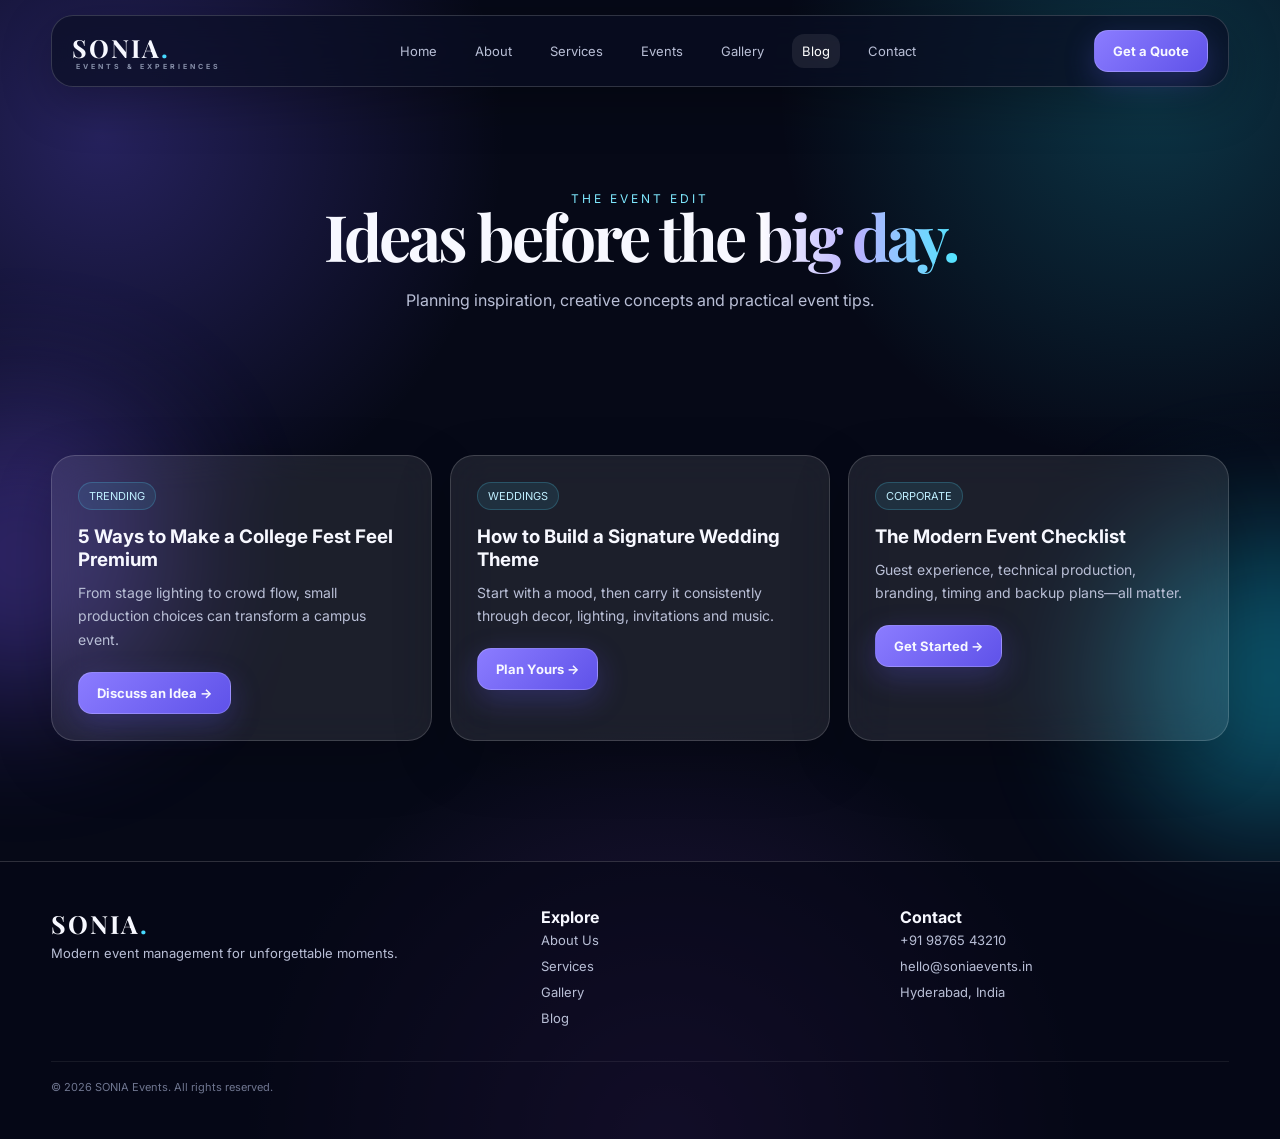
<file: blog.html>
<!DOCTYPE html>
<html lang="en"><head><meta charset="UTF-8"><meta name="viewport" content="width=device-width,initial-scale=1.0">
<title>SONIA Events | Blog</title><link rel="stylesheet" href="style.css"><style>.menu-toggle{display:none;background:none;border:0;color:white;font-size:22px}@media(max-width:800px){.menu-toggle{display:block}.links.open{display:flex;position:absolute;top:68px;left:0;right:0;flex-direction:column;background:#0a0e22eF;border:1px solid #ffffff18;border-radius:18px;padding:14px;backdrop-filter:blur(20px)}}nav{position:sticky}</style></head>
<body>
<nav><a class="logo" href="index.html">SONIA<span>.</span><small>EVENTS & EXPERIENCES</small></a><button class="menu-toggle" aria-label="Open menu">☰</button><div class="links"><a href="index.html" class="">Home</a><a href="about.html" class="">About</a><a href="services.html" class="">Services</a><a href="events.html" class="">Events</a><a href="gallery.html" class="">Gallery</a><a href="blog.html" class="active">Blog</a><a href="contact.html" class="">Contact</a></div><a class="btn" href="contact.html">Get a Quote</a></nav>
<main>
<div class="pagehead container"><span class="eyebrow">The Event Edit</span><h1>Ideas before the <span class="gradient">big day.</span></h1><p>Planning inspiration, creative concepts and practical event tips.</p></div>
<section><div class="container grid">
<div class="glass card"><span class="tag">TRENDING</span><h3 style="margin-top:15px">5 Ways to Make a College Fest Feel Premium</h3><p>From stage lighting to crowd flow, small production choices can transform a campus event.</p><br><a class="btn" href="contact.html">Discuss an Idea →</a></div>
<div class="glass card"><span class="tag">WEDDINGS</span><h3 style="margin-top:15px">How to Build a Signature Wedding Theme</h3><p>Start with a mood, then carry it consistently through decor, lighting, invitations and music.</p><br><a class="btn" href="contact.html">Plan Yours →</a></div>
<div class="glass card"><span class="tag">CORPORATE</span><h3 style="margin-top:15px">The Modern Event Checklist</h3><p>Guest experience, technical production, branding, timing and backup plans—all matter.</p><br><a class="btn" href="contact.html">Get Started →</a></div>
</div></section>
</main>
<footer><div class="container foot"><div><div class="logo">SONIA<span>.</span></div><p>Modern event management for unforgettable moments.</p></div><div><b>Explore</b><p><a href="about.html">About Us</a><br><a href="services.html">Services</a><br><a href="gallery.html">Gallery</a><br><a href="blog.html">Blog</a></p></div><div><b>Contact</b><p>+91 98765 43210<br>hello@soniaevents.in<br>Hyderabad, India</p></div></div><div class="container" style="border-top:1px solid #ffffff12;margin-top:30px;padding-top:18px;color:#6f7690;font-size:11px">© <span class="year"></span> SONIA Events. All rights reserved.</div></footer>
<script src="script.js"></script></body></html>
</file>
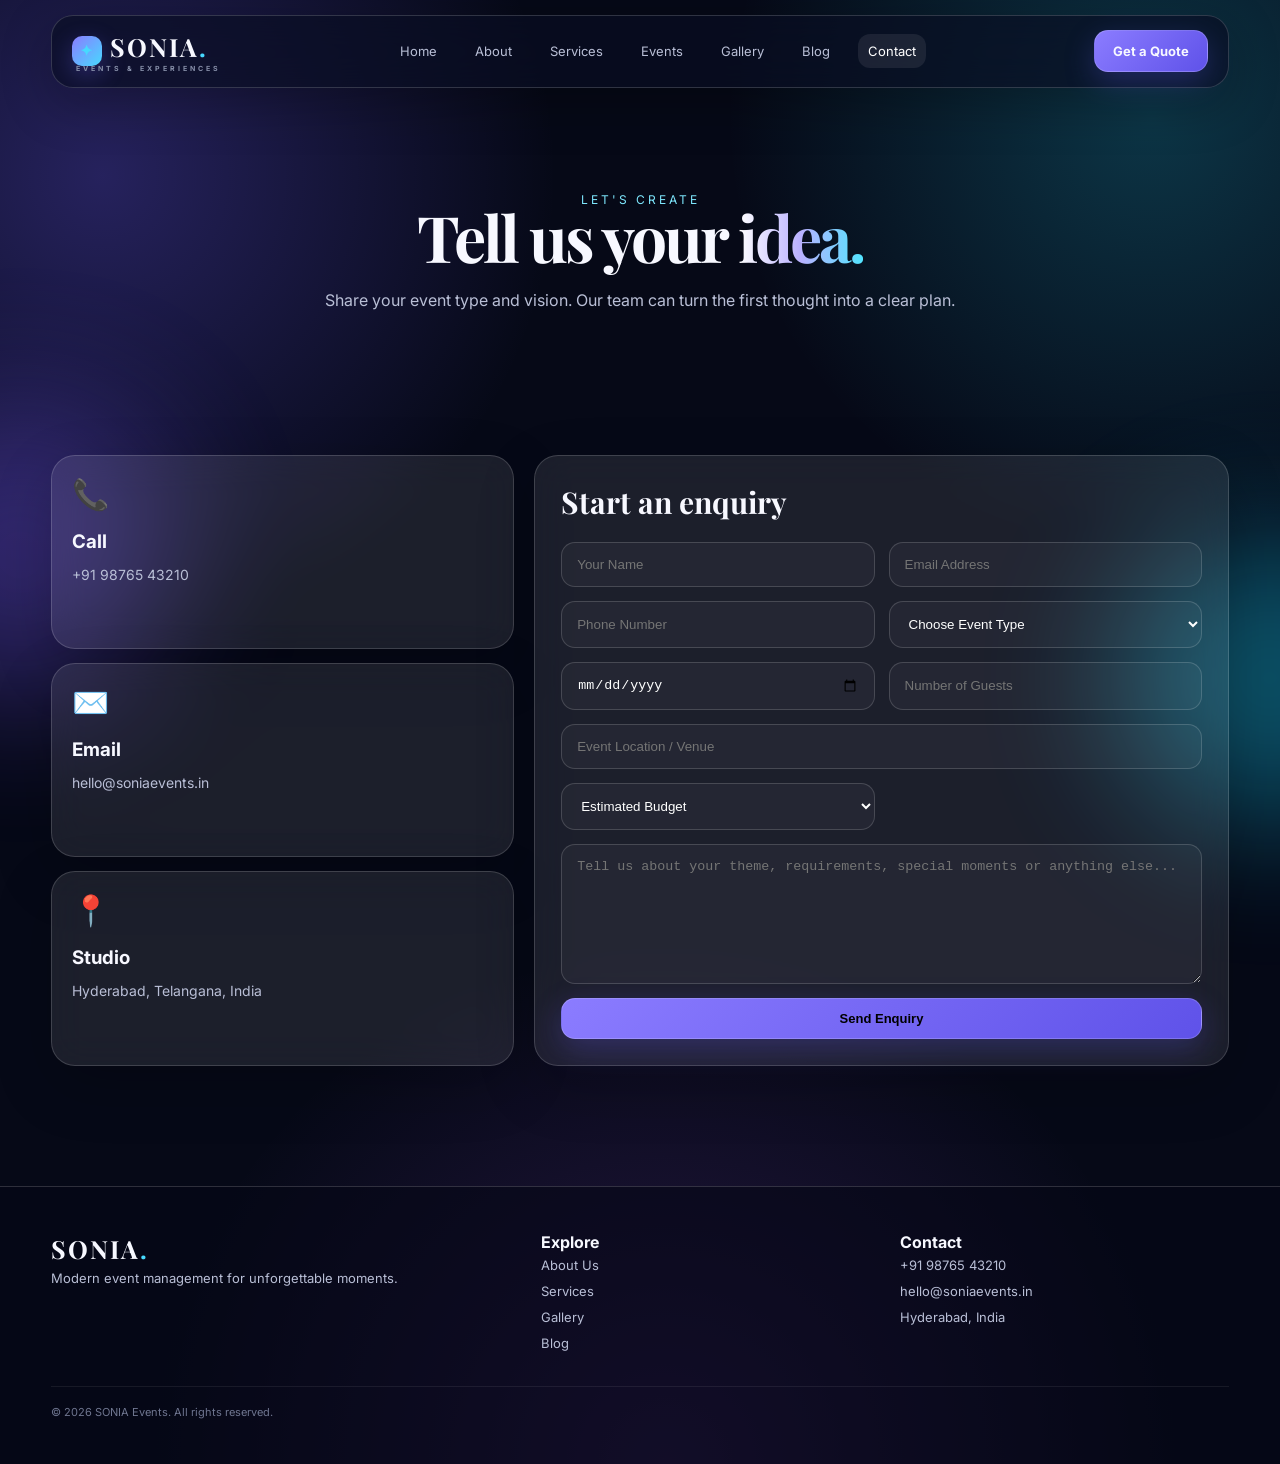
<file: contact.html>
<!DOCTYPE html>
<html lang="en"><head><meta charset="UTF-8"><meta name="viewport" content="width=device-width,initial-scale=1.0">
<title>SONIA Events | Contact</title><link rel="stylesheet" href="style.css"><style>.menu-toggle{display:none;background:none;border:0;color:white;font-size:22px}@media(max-width:800px){.menu-toggle{display:block}.links.open{display:flex;position:absolute;top:68px;left:0;right:0;flex-direction:column;background:#0a0e22eF;border:1px solid #ffffff18;border-radius:18px;padding:14px;backdrop-filter:blur(20px)}}nav{position:sticky}</style></head>
<body>
<nav><a class="logo" href="index.html"><span class="brandmark">✦</span>SONIA<span>.</span><small>EVENTS & EXPERIENCES</small></a><button class="menu-toggle" aria-label="Open menu">☰</button><div class="links"><a href="index.html" class="">Home</a><a href="about.html" class="">About</a><a href="services.html" class="">Services</a><a href="events.html" class="">Events</a><a href="gallery.html" class="">Gallery</a><a href="blog.html" class="">Blog</a><a href="contact.html" class="active">Contact</a></div><a class="btn" href="contact.html">Get a Quote</a></nav>
<main>
<div class="pagehead container"><span class="eyebrow">Let's Create</span><h1>Tell us your <span class="gradient">idea.</span></h1><p>Share your event type and vision. Our team can turn the first thought into a clear plan.</p></div>
<section><div class="container contact">
<div class="info">
<div class="glass card"><div class="icon">📞</div><h3>Call</h3><p>+91 98765 43210</p></div>
<div class="glass card"><div class="icon">✉️</div><h3>Email</h3><p>hello@soniaevents.in</p></div>
<div class="glass card"><div class="icon">📍</div><h3>Studio</h3><p>Hyderabad, Telangana, India</p></div>
</div>
<div class="glass card"><h2 style="font-family:'Playfair Display';font-size:30px;margin-bottom:20px">Start an enquiry</h2>
<form class="form contact-form-grid"><input required placeholder="Your Name"><input required type="email" placeholder="Email Address"><input placeholder="Phone Number"><select><option>Choose Event Type</option><option>Wedding</option><option>Corporate Event</option><option>College Event</option><option>Birthday</option><option>Social Gathering</option><option>Destination Event</option></select><input type="date" aria-label="Event Date"><input type="number" min="1" placeholder="Number of Guests"><input class="full" placeholder="Event Location / Venue"><select><option>Estimated Budget</option><option>Under ₹50,000</option><option>₹50,000 – ₹1 Lakh</option><option>₹1 – ₹3 Lakhs</option><option>₹3 Lakhs+</option></select><textarea class="full" placeholder="Tell us about your theme, requirements, special moments or anything else..."></textarea><button class="btn full" type="submit">Send Enquiry</button></form></div>
</div></section>
</main>
<footer><div class="container foot"><div><div class="logo">SONIA<span>.</span></div><p>Modern event management for unforgettable moments.</p></div><div><b>Explore</b><p><a href="about.html">About Us</a><br><a href="services.html">Services</a><br><a href="gallery.html">Gallery</a><br><a href="blog.html">Blog</a></p></div><div><b>Contact</b><p>+91 98765 43210<br>hello@soniaevents.in<br>Hyderabad, India</p></div></div><div class="container" style="border-top:1px solid #ffffff12;margin-top:30px;padding-top:18px;color:#6f7690;font-size:11px">© <span class="year"></span> SONIA Events. All rights reserved.</div></footer>
<script src="script.js"></script></body></html>
</file>
<file: style.css>
@import url('https://fonts.googleapis.com/css2?family=Inter:wght@400;500;600;700;800&family=Playfair+Display:wght@600;700&display=swap');

:root{
  --bg:#070b1a; --glass:rgba(255,255,255,.09); --border:rgba(255,255,255,.16);
  --text:#f7f8ff; --muted:#b9bfd6; --accent:#8b7cff; --cyan:#47d9ff;
}
*{box-sizing:border-box;margin:0;padding:0}
html{scroll-behavior:smooth}
body{
  font-family:Inter,sans-serif;color:var(--text);background:
  radial-gradient(circle at 15% 10%,#392b7c 0,transparent 28%),
  radial-gradient(circle at 85% 15%,#075b78 0,transparent 24%),
  radial-gradient(circle at 50% 90%,#3d185e 0,transparent 30%),var(--bg);
  min-height:100vh;overflow-x:hidden
}
body:before,body:after{content:"";position:fixed;width:300px;height:300px;border-radius:50%;filter:blur(70px);opacity:.35;z-index:-1}
body:before{background:#7c5cff;left:-130px;top:45%}
body:after{background:#18d9ff;right:-140px;bottom:8%}
a{text-decoration:none;color:inherit}
.container{width:min(1180px,92%);margin:auto}
nav{position:sticky;top:15px;z-index:20;margin:15px auto 0;width:min(1180px,92%);padding:14px 20px;border:1px solid var(--border);background:rgba(10,14,34,.68);backdrop-filter:blur(18px);border-radius:22px;display:flex;align-items:center;justify-content:space-between;box-shadow:0 15px 50px #0004}
.logo{font-family:"Playfair Display";font-size:25px;font-weight:700;letter-spacing:2px}.logo span{color:var(--cyan)}
.links{display:flex;gap:18px;align-items:center}.links a{font-size:13px;color:var(--muted);padding:9px 10px;border-radius:12px}.links a:hover,.links a.active{color:white;background:#ffffff14}
.btn{display:inline-block;padding:12px 18px;border-radius:14px;background:linear-gradient(135deg,var(--accent),#5f52e9);border:1px solid #ffffff2c;box-shadow:0 10px 30px #695cff40;font-weight:700;font-size:13px}.btn:hover{transform:translateY(-2px)}
.hero{min-height:76vh;display:grid;place-items:center;text-align:center;padding:75px 0 50px}
.badge{display:inline-block;padding:8px 14px;border:1px solid var(--border);background:#ffffff0c;border-radius:999px;color:#d8d4ff;font-size:12px;margin-bottom:22px}
h1{font-family:"Playfair Display";font-size:clamp(52px,9vw,104px);line-height:.92;letter-spacing:-3px}
.gradient{background:linear-gradient(90deg,#fff,#b9b1ff,#52e4ff);-webkit-background-clip:text;color:transparent}
.hero p{max-width:680px;margin:24px auto;color:var(--muted);font-size:17px;line-height:1.8}
.actions{display:flex;gap:12px;justify-content:center;flex-wrap:wrap}
.glass{background:var(--glass);border:1px solid var(--border);backdrop-filter:blur(18px);border-radius:24px;box-shadow:0 20px 60px #0003}
.stats{display:grid;grid-template-columns:repeat(4,1fr);gap:14px;margin:10px 0 75px}.stat{padding:25px;text-align:center}.stat b{display:block;font-size:30px}.stat span{color:var(--muted);font-size:12px}
section{padding:70px 0}.section-head{text-align:center;margin-bottom:35px}.eyebrow{color:#7fe9ff;font-size:12px;text-transform:uppercase;letter-spacing:3px}.section-head h2{font-family:"Playfair Display";font-size:44px;margin:10px 0}.section-head p{color:var(--muted)}
.grid{display:grid;grid-template-columns:repeat(3,1fr);gap:18px}.card{padding:26px;transition:.25s}.card:hover{transform:translateY(-6px);border-color:#ffffff35}.icon{font-size:30px;margin-bottom:18px}.card h3{margin-bottom:10px}.card p{color:var(--muted);line-height:1.7;font-size:14px}
.gallery{display:grid;grid-template-columns:repeat(3,1fr);gap:15px}.gallery img{width:100%;height:230px;object-fit:cover;border-radius:20px;border:1px solid var(--border);transition:.3s}.gallery img:hover{transform:scale(1.025)}
.pagehead{padding:100px 0 50px;text-align:center}.pagehead h1{font-size:64px}.pagehead p{color:var(--muted);max-width:650px;margin:20px auto;line-height:1.8}
.event{display:grid;grid-template-columns:1fr 1.2fr;gap:20px;align-items:center;padding:18px;margin-bottom:18px}.event img{width:100%;height:280px;object-fit:cover;border-radius:18px}.event h3{font-family:"Playfair Display";font-size:30px;margin:10px 0}.event p{color:var(--muted);line-height:1.7}.tag{display:inline-block;color:#bfefff;background:#4ddcff18;border:1px solid #4ddcff35;padding:6px 10px;border-radius:999px;font-size:11px}
.form{display:grid;gap:14px}.form input,.form textarea,.form select{width:100%;padding:14px 15px;border:1px solid var(--border);background:#ffffff09;color:white;border-radius:14px;outline:none}.form textarea{min-height:140px;resize:vertical}.form select option{background:#11152b}
.contact{display:grid;grid-template-columns:.8fr 1.2fr;gap:20px}.info{display:grid;gap:14px}.info .card{padding:20px}
footer{margin-top:50px;padding:45px 0;border-top:1px solid var(--border);background:#05081799}.foot{display:grid;grid-template-columns:1.4fr 1fr 1fr;gap:30px}.foot p,.foot a{color:var(--muted);font-size:13px;line-height:2}
.reveal{animation:rise .7s ease both}@keyframes rise{from{opacity:0;transform:translateY(20px)}to{opacity:1;transform:none}}
@media(max-width:800px){.links{display:none}.stats,.grid,.gallery,.contact,.foot{grid-template-columns:1fr 1fr}.event{grid-template-columns:1fr}.pagehead h1{font-size:48px}}
@media(max-width:520px){.stats,.grid,.gallery,.contact,.foot{grid-template-columns:1fr}.hero{min-height:70vh}.hero p{font-size:14px}h1{font-size:58px}}


/* ---------- Professional upgrade ---------- */
body{background:
radial-gradient(circle at 8% 12%,rgba(111,91,255,.30),transparent 26%),
radial-gradient(circle at 90% 8%,rgba(34,211,238,.22),transparent 24%),
radial-gradient(circle at 52% 100%,rgba(168,85,247,.20),transparent 32%),#060917}
nav{transition:.25s}
nav.scrolled{background:rgba(5,8,23,.88);box-shadow:0 16px 55px #0007}
.logo small{display:block;font-family:Inter;font-size:7px;letter-spacing:3px;color:#8890aa;margin-top:-2px}
.hero .orb{position:absolute;width:420px;height:420px;border-radius:50%;border:1px solid #ffffff10;box-shadow:inset 0 0 100px #ffffff08;animation:float 7s ease-in-out infinite;pointer-events:none}
.hero{position:relative;overflow:hidden}
.hero>*{position:relative;z-index:1}
@keyframes float{50%{transform:translateY(-14px) rotate(5deg)}}
.kicker{font-size:12px;color:#8be9ff;letter-spacing:2.5px;text-transform:uppercase}
.trust{display:flex;justify-content:center;gap:28px;flex-wrap:wrap;color:#747c99;font-size:11px;margin-top:28px}
.trust span:before{content:"✓";color:#72e7ff;margin-right:7px}
.card .mini{font-size:11px;color:#7d86a4;text-transform:uppercase;letter-spacing:1.5px}
.card .arrow{float:right;color:#7fe9ff}
.process{display:grid;grid-template-columns:repeat(4,1fr);gap:0;position:relative}
.process:before{content:"";position:absolute;left:10%;right:10%;top:27px;border-top:1px dashed #ffffff24}
.step{position:relative;text-align:center;padding:0 12px}
.step b{display:grid;place-items:center;margin:auto;width:54px;height:54px;border-radius:50%;background:#0b1027;border:1px solid #ffffff20;color:#9b8cff;position:relative;z-index:1}
.step h4{margin:16px 0 7px}.step p{font-size:12px;color:var(--muted);line-height:1.6}
.quote{padding:34px;text-align:center}
.quote p{font-family:"Playfair Display";font-size:26px;line-height:1.5;color:#e8e9f5}
.quote small{color:#7f88a6}
.faq{display:grid;gap:12px}.faq details{padding:20px 22px}.faq summary{cursor:pointer;font-weight:600}.faq p{color:var(--muted);line-height:1.7;font-size:13px;padding-top:12px}
.filters{display:flex;gap:9px;justify-content:center;flex-wrap:wrap;margin-bottom:25px}.filter{padding:9px 14px;border:1px solid var(--border);background:#ffffff08;color:#b8bfd6;border-radius:999px;cursor:pointer;font-size:12px}.filter.active{background:#7d70ff;color:white;border-color:#9b91ff}
input:focus,textarea:focus,select:focus{border-color:#7e73ff;box-shadow:0 0 0 3px #7e73ff18}
.btn{transition:.22s}
footer .social{display:flex;gap:8px;margin-top:13px}.social a{display:grid;place-items:center;width:34px;height:34px;border-radius:11px;background:#ffffff08;border:1px solid #ffffff12}
@media(max-width:800px){.process{grid-template-columns:1fr 1fr;gap:30px}.process:before{display:none}}
@media(max-width:520px){.process{grid-template-columns:1fr}.quote p{font-size:21px}}

.brandmark{display:inline-grid;place-items:center;width:30px;height:30px;border-radius:10px;margin-right:8px;background:linear-gradient(135deg,#8b7cff,#47d9ff);box-shadow:0 8px 24px #6f63ff55;font-family:Inter;font-size:15px;color:#fff;vertical-align:middle}.logo small{margin-left:4px}
.team-grid{display:grid;grid-template-columns:repeat(4,1fr);gap:18px}.team-card{overflow:hidden;padding:0}.team-photo{height:330px;width:100%;object-fit:cover;object-position:center top;display:block}.team-info{padding:20px}.team-info h3{font-family:"Playfair Display";font-size:23px;margin:5px 0}.role{font-size:11px;letter-spacing:1.5px;text-transform:uppercase;color:#7fe9ff}.team-info p{color:var(--muted);font-size:12px;line-height:1.65;margin-top:10px}.feature-grid{display:grid;grid-template-columns:repeat(3,1fr);gap:18px}.feature-photo{width:100%;height:190px;object-fit:cover;border-radius:17px;margin-bottom:18px}.service-card,.event-card{overflow:hidden;padding:0}.service-card .feature-photo{height:205px;border-radius:0}.service-body,.event-body{padding:24px}.event-card img{width:100%;height:230px;object-fit:cover;display:block}.contact-form-grid{display:grid;grid-template-columns:1fr 1fr;gap:14px}.full{grid-column:1/-1}@media(max-width:950px){.team-grid{grid-template-columns:repeat(2,1fr)}.feature-grid{grid-template-columns:1fr 1fr}}@media(max-width:600px){.team-grid,.feature-grid{grid-template-columns:1fr}.contact-form-grid{grid-template-columns:1fr}.full{grid-column:auto}.team-photo{height:360px}}
</file>
